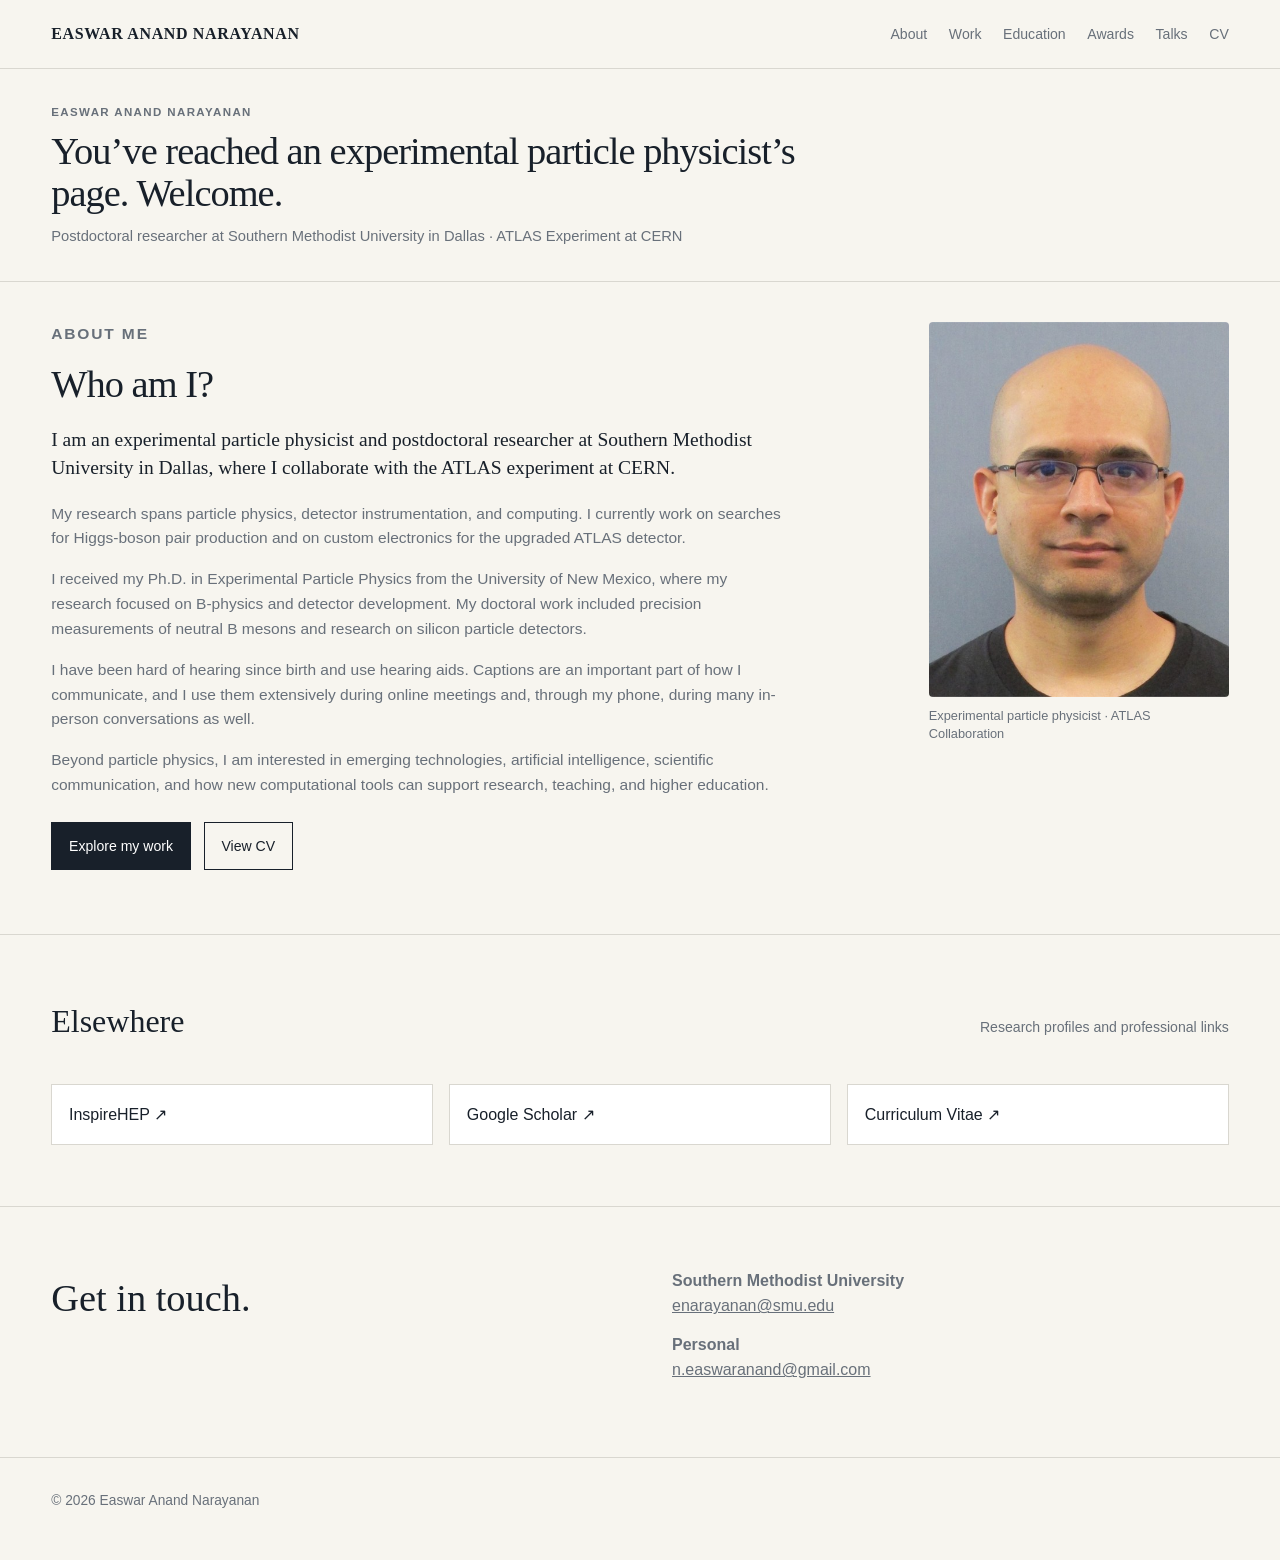
<file: index.html>
<!DOCTYPE html>
<html lang="en">

<head>
  <meta charset="UTF-8">

  <meta name="viewport" content="width=device-width, initial-scale=1.0">

  <meta
    name="description"
    content="Easwar Anand Narayanan is an experimental particle physicist and postdoctoral researcher at Southern Methodist University working with the ATLAS experiment at CERN."
  >

  <title>Easwar Anand Narayanan | Experimental Particle Physicist</title>

  <!-- Change version number when CSS is updated -->
  <link rel="stylesheet" href="assets/css/style.css?v=4">
</head>


<body>

  <!-- HEADER -->

  <header class="site-header">

    <div class="container header-inner">

      <a href="index.html" class="site-name">
        EASWAR ANAND NARAYANAN
      </a>

      <nav class="site-nav">

        <a href="index.html">About</a>

        <a href="work.html">Work</a>

        <a href="education.html">Education</a>

        <a href="awards.html">Awards</a>

        <a href="conferences.html">Talks</a>

        <a
          href="Easwar_Narayanan_CV.pdf"
          target="_blank"
          rel="noopener noreferrer"
        >
          CV
        </a>

      </nav>

    </div>

  </header>


  <main>

    <!-- WELCOME -->

    <section class="welcome">

      <div class="container">

        <p class="welcome-label">
          Easwar Anand Narayanan
        </p>

        <h1>
          You’ve reached an experimental particle physicist’s page.
          Welcome.
        </h1>

        <p class="welcome-subtitle">
          Postdoctoral researcher at Southern Methodist University in Dallas
          · ATLAS Experiment at CERN
        </p>

      </div>

    </section>


    <!-- ABOUT -->

    <section class="about-section">

      <div class="container about-profile-grid">


        <!-- ABOUT TEXT -->

        <div class="about-profile-copy">

          <p class="section-label">
            About me
          </p>

          <h2>
            Who am I?
          </h2>

          <p class="about-lead">
            I am an experimental particle physicist and postdoctoral
            researcher at Southern Methodist University in Dallas,
            where I collaborate with the ATLAS experiment at CERN.
          </p>

          <p>
            My research spans particle physics, detector instrumentation,
            and computing. I currently work on searches for Higgs-boson
            pair production and on custom electronics for the upgraded
            ATLAS detector.
          </p>

          <p>
            I received my Ph.D. in Experimental Particle Physics from
            the University of New Mexico, where my research focused on
            B-physics and detector development. My doctoral work included
            precision measurements of neutral B mesons and research on
            silicon particle detectors.
          </p>

          <p>
            I have been hard of hearing since birth and use hearing aids.
            Captions are an important part of how I communicate, and I use
            them extensively during online meetings and, through my phone,
            during many in-person conversations as well.
          </p>

          <p>
            Beyond particle physics, I am interested in emerging
            technologies, artificial intelligence, scientific communication,
            and how new computational tools can support research,
            teaching, and higher education.
          </p>

          <div class="about-actions">

            <a
              href="work.html"
              class="button button-primary"
            >
              Explore my work
            </a>

            <a
              href="Easwar_Narayanan_CV.pdf"
              target="_blank"
              rel="noopener noreferrer"
              class="button button-secondary"
            >
              View CV
            </a>

          </div>

        </div>


        <!-- PHOTO -->

        <figure class="about-profile-image">

          <img
            src="profile-pic.jpeg"
            alt="Portrait of Easwar Anand Narayanan"
          >

          <figcaption>
            Experimental particle physicist · ATLAS Collaboration
          </figcaption>

        </figure>


      </div>

    </section>


    <!-- ELSEWHERE -->

    <section class="section">

      <div class="container">

        <div class="section-heading">

          <h2>
            Elsewhere
          </h2>

          <p>
            Research profiles and professional links
          </p>

        </div>


        <div class="link-grid">

          <a
            class="external-link"
            href="https://inspirehep.net/authors/2086334/"
            target="_blank"
            rel="noopener noreferrer"
          >
            InspireHEP ↗
          </a>

          <a
            class="external-link"
            href="https://scholar.google.com/citations?user=3Uv7JBIAAAAJ&amp;hl=en"
            target="_blank"
            rel="noopener noreferrer"
          >
            Google Scholar ↗
          </a>

          <a
            class="external-link"
            href="Easwar_Narayanan_CV.pdf"
            target="_blank"
            rel="noopener noreferrer"
          >
            Curriculum Vitae ↗
          </a>

        </div>

      </div>

    </section>


    <!-- CONTACT -->

    <section class="section">

      <div class="container contact-grid">

        <div>

          <h2 class="contact-title">
            Get in touch.
          </h2>

        </div>


        <div class="contact-details">

          <p>
            <strong>Southern Methodist University</strong><br>

            <a href="mailto:enarayanan@smu.edu">
              enarayanan@smu.edu
            </a>
          </p>

          <p>
            <strong>Personal</strong><br>

            <a href="mailto:n.easwaranand@gmail.com">
              n.easwaranand@gmail.com
            </a>
          </p>

        </div>

      </div>

    </section>

  </main>


  <!-- FOOTER -->

  <footer>

    <div class="container">
      © 2026 Easwar Anand Narayanan
    </div>

  </footer>

</body>

</html>
</file>
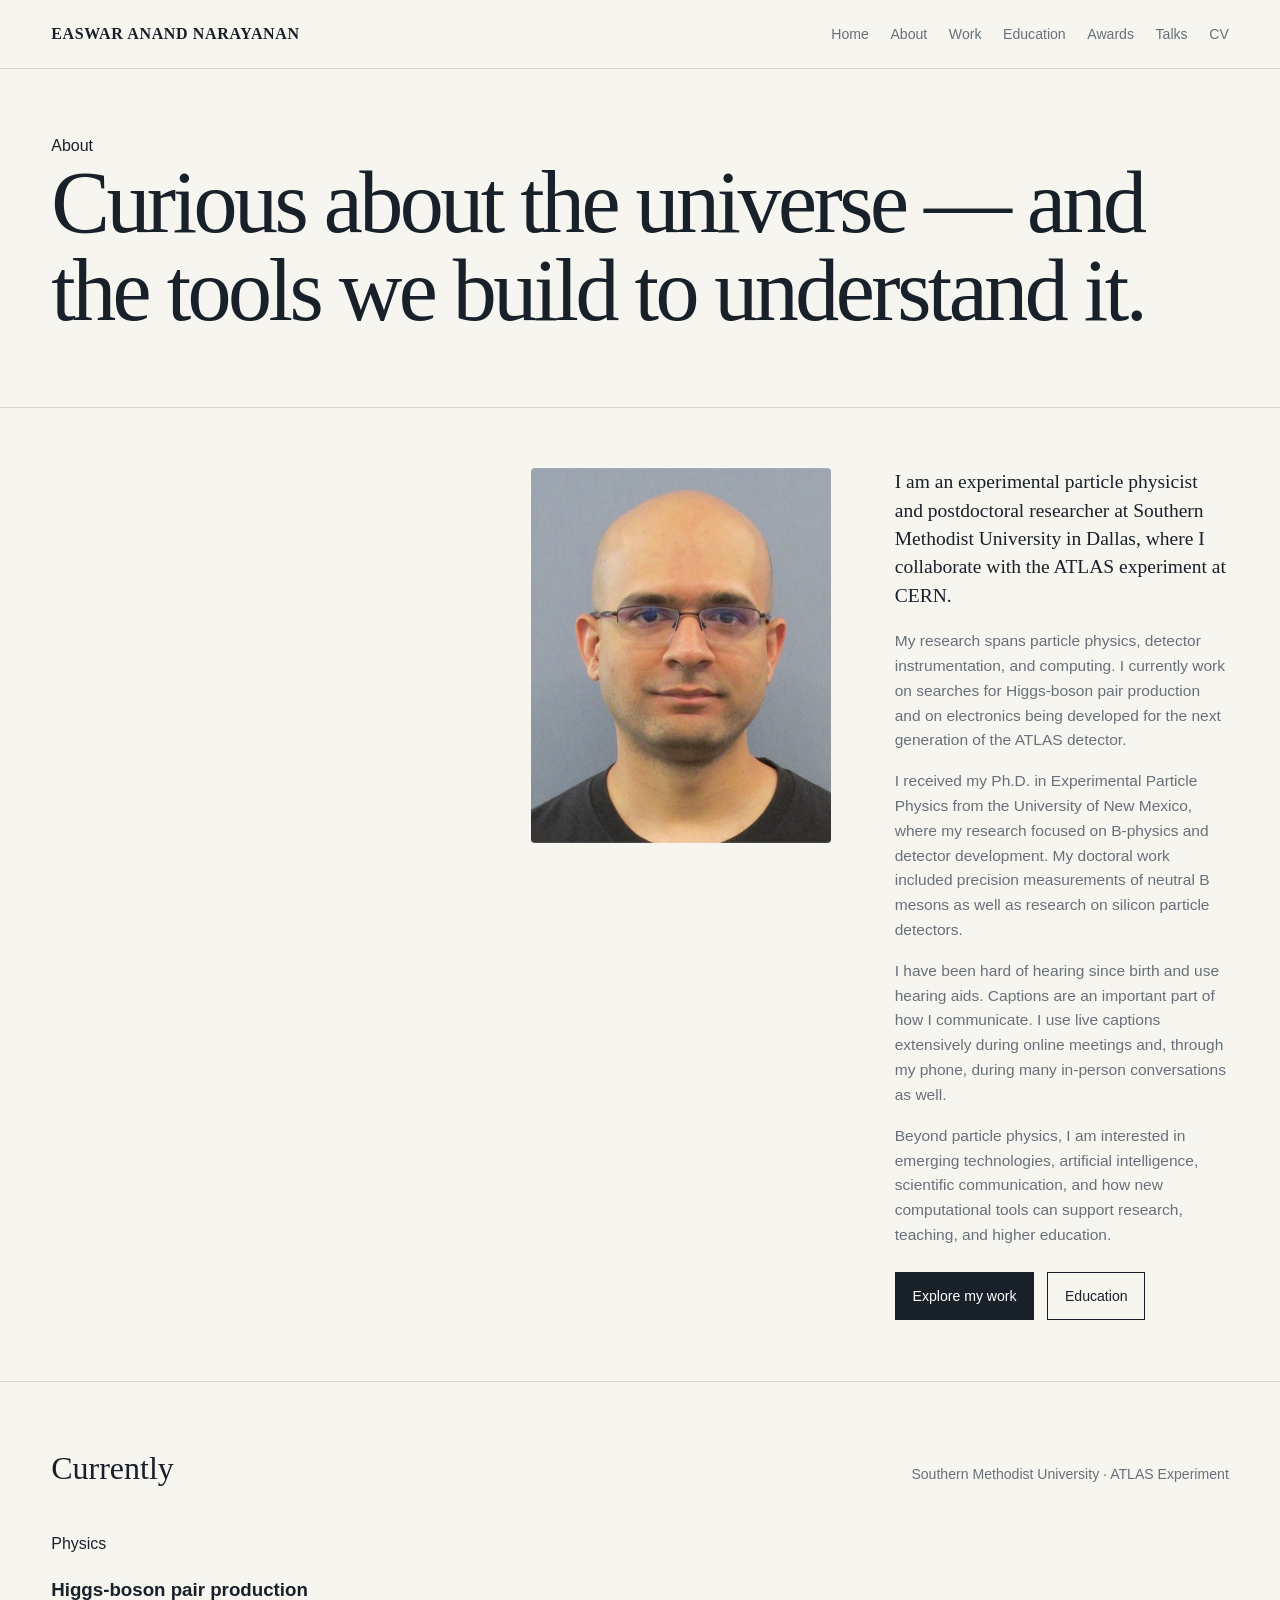
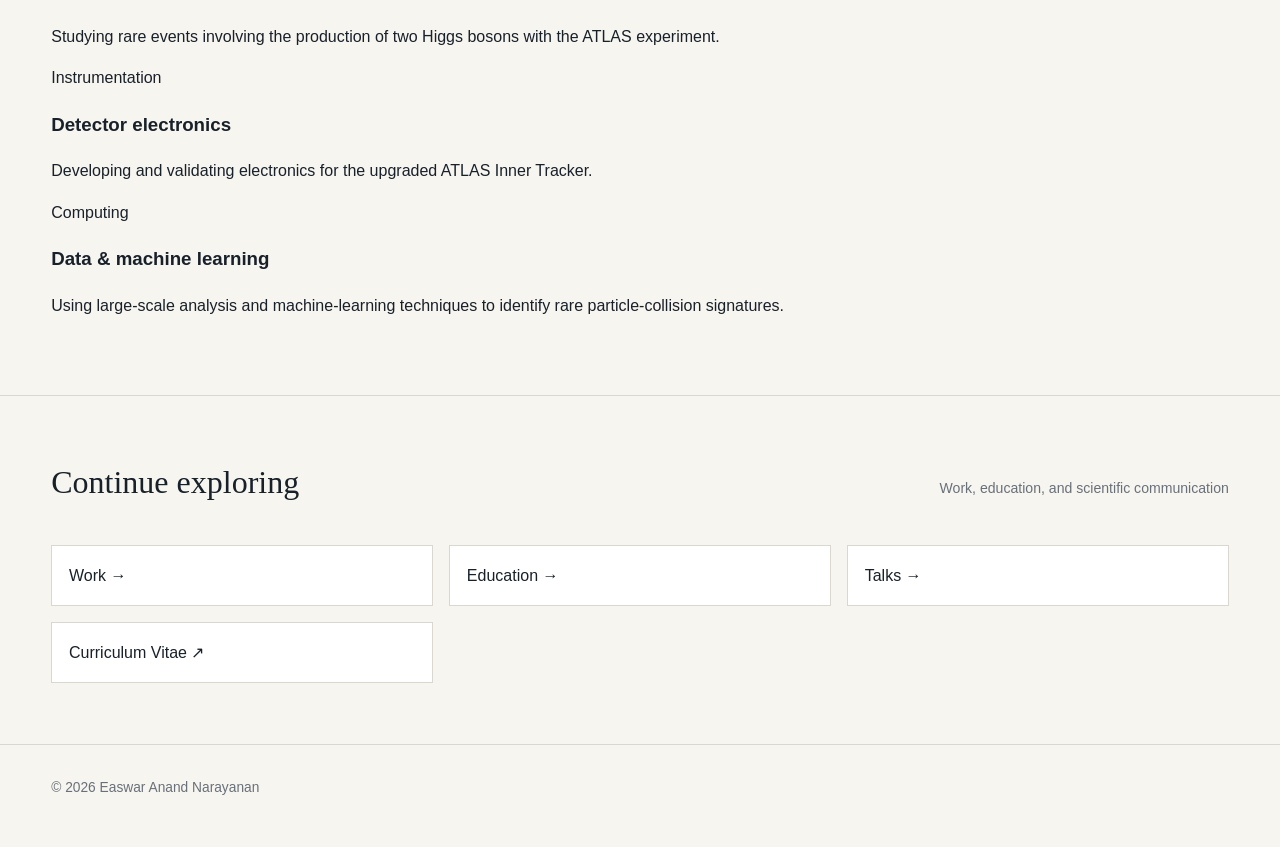
<file: about.html>
<!DOCTYPE html>
<html lang="en">

<head>
  <meta charset="UTF-8">

  <meta name="viewport" content="width=device-width, initial-scale=1.0">

  <meta
    name="description"
    content="About Easwar Anand Narayanan, experimental particle physicist and postdoctoral researcher working with the ATLAS experiment at CERN."
  >

  <title>About | Easwar Anand Narayanan</title>

  <link rel="stylesheet" href="assets/css/style.css">
</head>


<body>

  <!-- HEADER -->

  <header class="site-header">

    <div class="container header-inner">

      <a href="index.html" class="site-name">
        EASWAR ANAND NARAYANAN
      </a>

      <nav class="site-nav">

        <a href="index.html">Home</a>

        <a href="about.html">About</a>

        <a href="work.html">Work</a>

        <a href="education.html">Education</a>

        <a href="awards.html">Awards</a>

        <a href="conferences.html">Talks</a>

        <a
          href="Easwar_Narayanan_CV.pdf"
          target="_blank"
          rel="noopener noreferrer"
        >
          CV
        </a>

      </nav>

    </div>

  </header>


  <main>

    <!-- PAGE INTRO -->

    <section class="page-hero">

      <div class="container">

        <div class="eyebrow">
          About
        </div>

        <h1 class="page-title">
          Curious about the universe — and the tools we build to understand it.
        </h1>

      </div>

    </section>


    <!-- ABOUT -->

    <section class="section">

      <div class="container about-profile-grid">


        <div class="about-profile-image">

          <img
            src="profile-pic.jpeg"
            alt="Portrait of Easwar Anand Narayanan"
          >

        </div>


        <div class="about-profile-copy">

          <p class="about-lead">
            I am an experimental particle physicist and postdoctoral
            researcher at Southern Methodist University in Dallas,
            where I collaborate with the ATLAS experiment at CERN.
          </p>

          <p>
            My research spans particle physics, detector instrumentation,
            and computing. I currently work on searches for Higgs-boson
            pair production and on electronics being developed for the
            next generation of the ATLAS detector.
          </p>

          <p>
            I received my Ph.D. in Experimental Particle Physics from
            the University of New Mexico, where my research focused on
            B-physics and detector development. My doctoral work included
            precision measurements of neutral B mesons as well as research
            on silicon particle detectors.
          </p>

          <p>
            I have been hard of hearing since birth and use hearing aids.
            Captions are an important part of how I communicate. I use
            live captions extensively during online meetings and, through
            my phone, during many in-person conversations as well.
          </p>

          <p>
            Beyond particle physics, I am interested in emerging
            technologies, artificial intelligence, scientific communication,
            and how new computational tools can support research,
            teaching, and higher education.
          </p>


          <div class="hero-actions about-actions">

            <a
              href="work.html"
              class="button button-primary"
            >
              Explore my work
            </a>

            <a
              href="education.html"
              class="button button-secondary"
            >
              Education
            </a>

          </div>

        </div>


      </div>

    </section>


    <!-- CURRENTLY -->

    <section class="section">

      <div class="container">

        <div class="section-heading">

          <h2>
            Currently
          </h2>

          <p>
            Southern Methodist University · ATLAS Experiment
          </p>

        </div>


        <div class="about-highlight-grid">

          <article class="about-highlight">

            <div class="eyebrow">
              Physics
            </div>

            <h3>
              Higgs-boson pair production
            </h3>

            <p>
              Studying rare events involving the production of
              two Higgs bosons with the ATLAS experiment.
            </p>

          </article>


          <article class="about-highlight">

            <div class="eyebrow">
              Instrumentation
            </div>

            <h3>
              Detector electronics
            </h3>

            <p>
              Developing and validating electronics for the
              upgraded ATLAS Inner Tracker.
            </p>

          </article>


          <article class="about-highlight">

            <div class="eyebrow">
              Computing
            </div>

            <h3>
              Data & machine learning
            </h3>

            <p>
              Using large-scale analysis and machine-learning
              techniques to identify rare particle-collision signatures.
            </p>

          </article>

        </div>

      </div>

    </section>


    <!-- CONTINUE -->

    <section class="section">

      <div class="container">

        <div class="section-heading">

          <h2>
            Continue exploring
          </h2>

          <p>
            Work, education, and scientific communication
          </p>

        </div>


        <div class="link-grid">

          <a
            class="external-link"
            href="work.html"
          >
            Work →
          </a>

          <a
            class="external-link"
            href="education.html"
          >
            Education →
          </a>

          <a
            class="external-link"
            href="conferences.html"
          >
            Talks →
          </a>

          <a
            class="external-link"
            href="Easwar_Narayanan_CV.pdf"
            target="_blank"
            rel="noopener noreferrer"
          >
            Curriculum Vitae ↗
          </a>

        </div>

      </div>

    </section>


  </main>


  <footer>

    <div class="container">
      © 2026 Easwar Anand Narayanan
    </div>

  </footer>


</body>

</html>
</file>
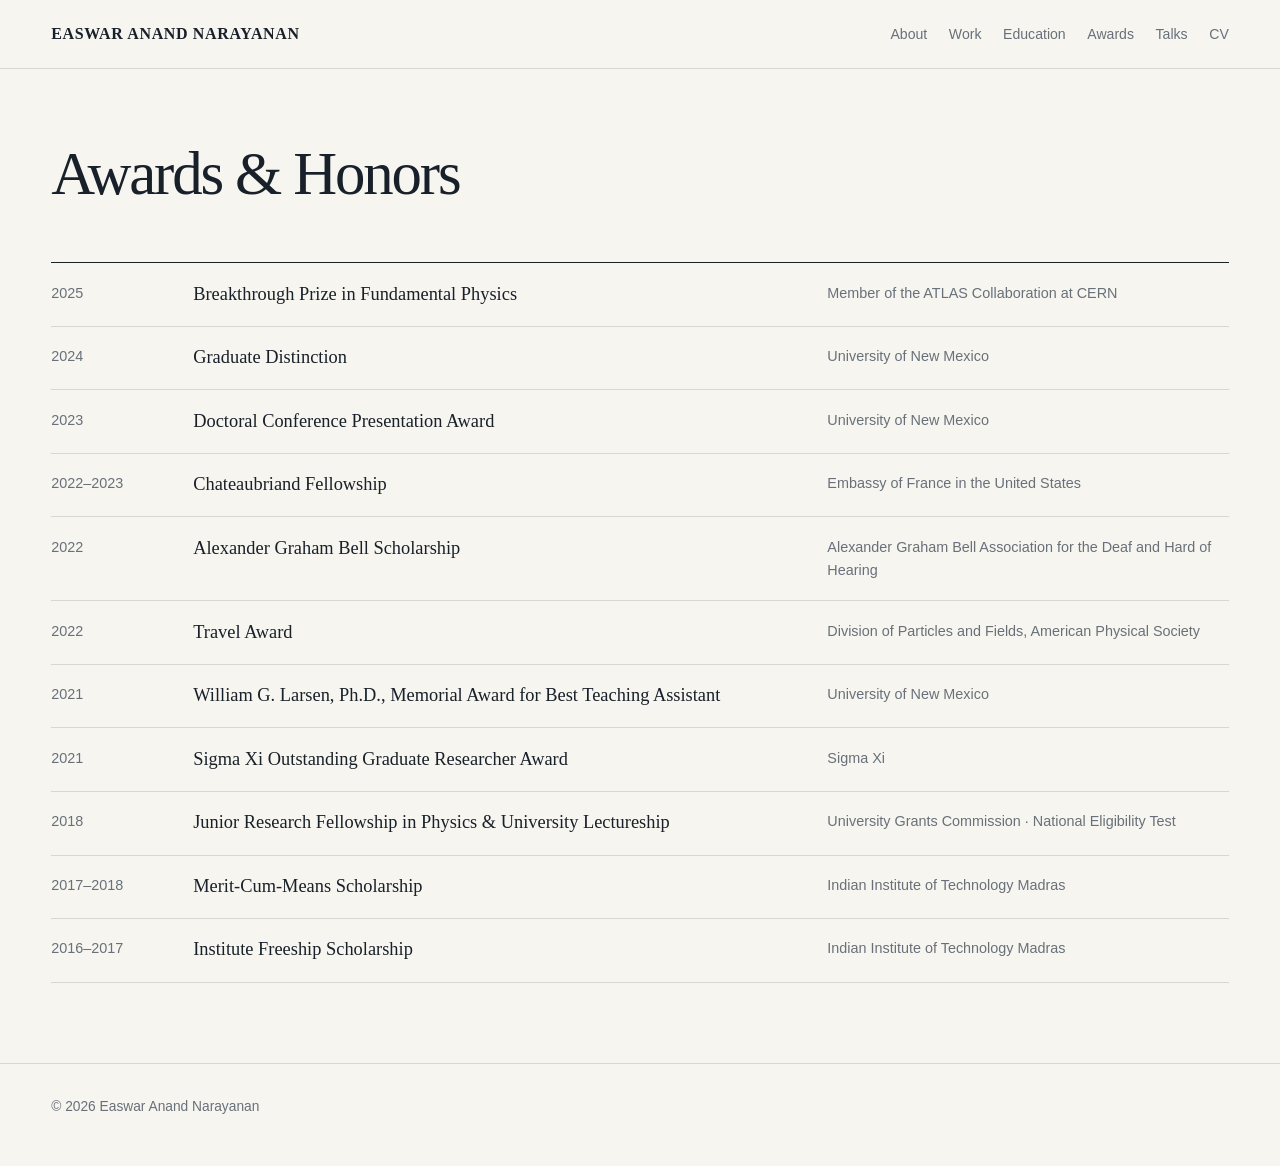
<file: awards.html>
<!DOCTYPE html>
<html lang="en">

<head>
  <meta charset="UTF-8">
  <meta name="viewport" content="width=device-width, initial-scale=1.0">

  <meta
    name="description"
    content="Awards and honors received by Easwar Anand Narayanan."
  >

  <title>Awards | Easwar Anand Narayanan</title>

  <link rel="stylesheet" href="assets/css/style.css">

  <style>
    .compact-page {
      padding: 3.5rem 0 5rem;
    }

    .compact-title {
      font-family: Georgia, "Times New Roman", serif;
      font-size: clamp(2.4rem, 5vw, 3.8rem);
      font-weight: 500;
      letter-spacing: -0.035em;
      margin: 0 0 2.5rem;
    }

    .award-list-simple {
      border-top: 1px solid var(--text);
    }

    .award-row {
      display: grid;
      grid-template-columns: 110px minmax(0, 1.2fr) minmax(200px, 0.8fr);
      gap: 2rem;
      align-items: start;
      padding: 1.15rem 0;
      border-bottom: 1px solid var(--border);
    }

    .award-row .year {
      color: var(--muted);
      font-size: 0.9rem;
    }

    .award-row h2 {
      font-family: Georgia, "Times New Roman", serif;
      font-size: 1.15rem;
      line-height: 1.4;
      font-weight: 500;
      margin: 0;
    }

    .award-source {
      color: var(--muted);
      font-size: 0.9rem;
      margin: 0;
    }

    @media (max-width: 750px) {
      .award-row {
        grid-template-columns: 1fr;
        gap: 0.3rem;
      }
    }
  </style>
</head>


<body>

  <header class="site-header">
    <div class="container header-inner">

      <a href="index.html" class="site-name">
        EASWAR ANAND NARAYANAN
      </a>

      <nav class="site-nav">
        <a href="index.html">About</a>
        <a href="work.html">Work</a>
        <a href="education.html">Education</a>
        <a href="awards.html">Awards</a>
        <a href="conferences.html">Talks</a>

        <a
          href="Easwar_Narayanan_CV.pdf"
          target="_blank"
          rel="noopener noreferrer"
        >
          CV
        </a>
      </nav>

    </div>
  </header>


  <main class="compact-page">

    <div class="container">

      <h1 class="compact-title">
        Awards & Honors
      </h1>


      <div class="award-list-simple">


        <article class="award-row">

          <div class="year">
            2025
          </div>

          <h2>
            Breakthrough Prize in Fundamental Physics
          </h2>

          <p class="award-source">
            Member of the ATLAS Collaboration at CERN
          </p>

        </article>


        <article class="award-row">

          <div class="year">
            2024
          </div>

          <h2>
            Graduate Distinction
          </h2>

          <p class="award-source">
            University of New Mexico
          </p>

        </article>


        <article class="award-row">

          <div class="year">
            2023
          </div>

          <h2>
            Doctoral Conference Presentation Award
          </h2>

          <p class="award-source">
            University of New Mexico
          </p>

        </article>


        <article class="award-row">

          <div class="year">
            2022–2023
          </div>

          <h2>
            Chateaubriand Fellowship
          </h2>

          <p class="award-source">
            Embassy of France in the United States
          </p>

        </article>


        <article class="award-row">

          <div class="year">
            2022
          </div>

          <h2>
            Alexander Graham Bell Scholarship
          </h2>

          <p class="award-source">
            Alexander Graham Bell Association for the Deaf and Hard of Hearing
          </p>

        </article>


        <article class="award-row">

          <div class="year">
            2022
          </div>

          <h2>
            Travel Award
          </h2>

          <p class="award-source">
            Division of Particles and Fields,
            American Physical Society
          </p>

        </article>


        <article class="award-row">

          <div class="year">
            2021
          </div>

          <h2>
            William G. Larsen, Ph.D., Memorial Award for Best Teaching Assistant
          </h2>

          <p class="award-source">
            University of New Mexico
          </p>

        </article>


        <article class="award-row">

          <div class="year">
            2021
          </div>

          <h2>
            Sigma Xi Outstanding Graduate Researcher Award
          </h2>

          <p class="award-source">
            Sigma Xi
          </p>

        </article>


        <article class="award-row">

          <div class="year">
            2018
          </div>

          <h2>
            Junior Research Fellowship in Physics & University Lectureship
          </h2>

          <p class="award-source">
            University Grants Commission · National Eligibility Test
          </p>

        </article>


        <article class="award-row">

          <div class="year">
            2017–2018
          </div>

          <h2>
            Merit-Cum-Means Scholarship
          </h2>

          <p class="award-source">
            Indian Institute of Technology Madras
          </p>

        </article>


        <article class="award-row">

          <div class="year">
            2016–2017
          </div>

          <h2>
            Institute Freeship Scholarship
          </h2>

          <p class="award-source">
            Indian Institute of Technology Madras
          </p>

        </article>


      </div>

    </div>

  </main>


  <footer>
    <div class="container">
      © 2026 Easwar Anand Narayanan
    </div>
  </footer>

</body>

</html>
</file>
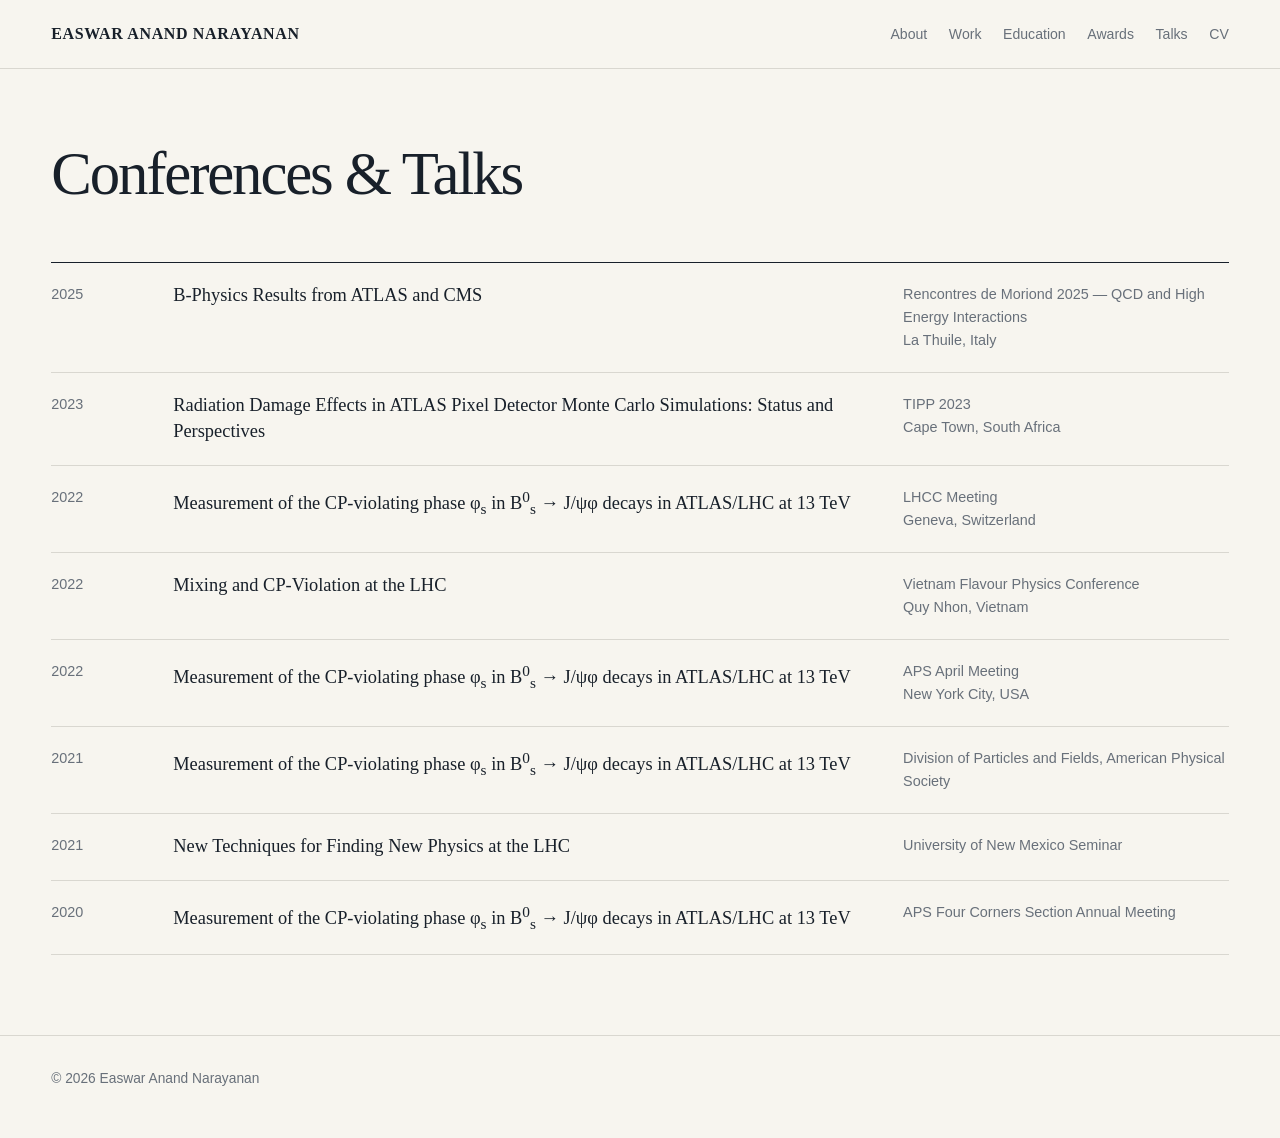
<file: conferences.html>
<!DOCTYPE html>
<html lang="en">

<head>
  <meta charset="UTF-8">
  <meta name="viewport" content="width=device-width, initial-scale=1.0">

  <meta
    name="description"
    content="Selected conferences and talks by Easwar Anand Narayanan."
  >

  <title>Talks | Easwar Anand Narayanan</title>

  <link rel="stylesheet" href="assets/css/style.css">

  <style>
    .compact-page {
      padding: 3.5rem 0 5rem;
    }

    .compact-title {
      font-family: Georgia, "Times New Roman", serif;
      font-size: clamp(2.4rem, 5vw, 3.8rem);
      font-weight: 500;
      letter-spacing: -0.035em;
      margin: 0 0 2.5rem;
    }

    .compact-list {
      border-top: 1px solid var(--text);
    }

    .talk-row {
      display: grid;
      grid-template-columns: 90px minmax(0, 1.5fr) minmax(180px, 0.7fr);
      gap: 2rem;
      align-items: start;
      padding: 1.25rem 0;
      border-bottom: 1px solid var(--border);
    }

    .talk-row .year {
      color: var(--muted);
      font-size: 0.9rem;
    }

    .talk-row h2 {
      font-family: Georgia, "Times New Roman", serif;
      font-size: 1.15rem;
      line-height: 1.4;
      font-weight: 500;
      margin: 0;
    }

    .talk-place {
      color: var(--muted);
      font-size: 0.9rem;
      margin: 0;
    }

    @media (max-width: 750px) {
      .talk-row {
        grid-template-columns: 1fr;
        gap: 0.35rem;
      }
    }
  </style>
</head>


<body>

  <header class="site-header">
    <div class="container header-inner">

      <a href="index.html" class="site-name">
        EASWAR ANAND NARAYANAN
      </a>

      <nav class="site-nav">
        <a href="index.html">About</a>
        <a href="work.html">Work</a>
        <a href="education.html">Education</a>
        <a href="awards.html">Awards</a>
        <a href="conferences.html">Talks</a>

        <a
          href="Easwar_Narayanan_CV.pdf"
          target="_blank"
          rel="noopener noreferrer"
        >
          CV
        </a>
      </nav>

    </div>
  </header>


  <main class="compact-page">

    <div class="container">

      <h1 class="compact-title">
        Conferences & Talks
      </h1>


      <div class="compact-list">


        <article class="talk-row">

          <div class="year">
            2025
          </div>

          <h2>
            B-Physics Results from ATLAS and CMS
          </h2>

          <p class="talk-place">
            Rencontres de Moriond 2025 — QCD and High Energy Interactions<br>
            La Thuile, Italy
          </p>

        </article>


        <article class="talk-row">

          <div class="year">
            2023
          </div>

          <h2>
            Radiation Damage Effects in ATLAS Pixel Detector Monte Carlo
            Simulations: Status and Perspectives
          </h2>

          <p class="talk-place">
            TIPP 2023<br>
            Cape Town, South Africa
          </p>

        </article>


        <article class="talk-row">

          <div class="year">
            2022
          </div>

          <h2>
            Measurement of the CP-violating phase
            φ<sub>s</sub> in
            B<sup>0</sup><sub>s</sub> → J/ψφ decays
            in ATLAS/LHC at 13 TeV
          </h2>

          <p class="talk-place">
            LHCC Meeting<br>
            Geneva, Switzerland
          </p>

        </article>


        <article class="talk-row">

          <div class="year">
            2022
          </div>

          <h2>
            Mixing and CP-Violation at the LHC
          </h2>

          <p class="talk-place">
            Vietnam Flavour Physics Conference<br>
            Quy Nhon, Vietnam
          </p>

        </article>


        <article class="talk-row">

          <div class="year">
            2022
          </div>

          <h2>
            Measurement of the CP-violating phase
            φ<sub>s</sub> in
            B<sup>0</sup><sub>s</sub> → J/ψφ decays
            in ATLAS/LHC at 13 TeV
          </h2>

          <p class="talk-place">
            APS April Meeting<br>
            New York City, USA
          </p>

        </article>


        <article class="talk-row">

          <div class="year">
            2021
          </div>

          <h2>
            Measurement of the CP-violating phase
            φ<sub>s</sub> in
            B<sup>0</sup><sub>s</sub> → J/ψφ decays
            in ATLAS/LHC at 13 TeV
          </h2>

          <p class="talk-place">
            Division of Particles and Fields,
            American Physical Society
          </p>

        </article>


        <article class="talk-row">

          <div class="year">
            2021
          </div>

          <h2>
            New Techniques for Finding New Physics at the LHC
          </h2>

          <p class="talk-place">
            University of New Mexico Seminar
          </p>

        </article>


        <article class="talk-row">

          <div class="year">
            2020
          </div>

          <h2>
            Measurement of the CP-violating phase
            φ<sub>s</sub> in
            B<sup>0</sup><sub>s</sub> → J/ψφ decays
            in ATLAS/LHC at 13 TeV
          </h2>

          <p class="talk-place">
            APS Four Corners Section Annual Meeting
          </p>

        </article>


      </div>

    </div>

  </main>


  <footer>
    <div class="container">
      © 2026 Easwar Anand Narayanan
    </div>
  </footer>

</body>

</html>
</file>
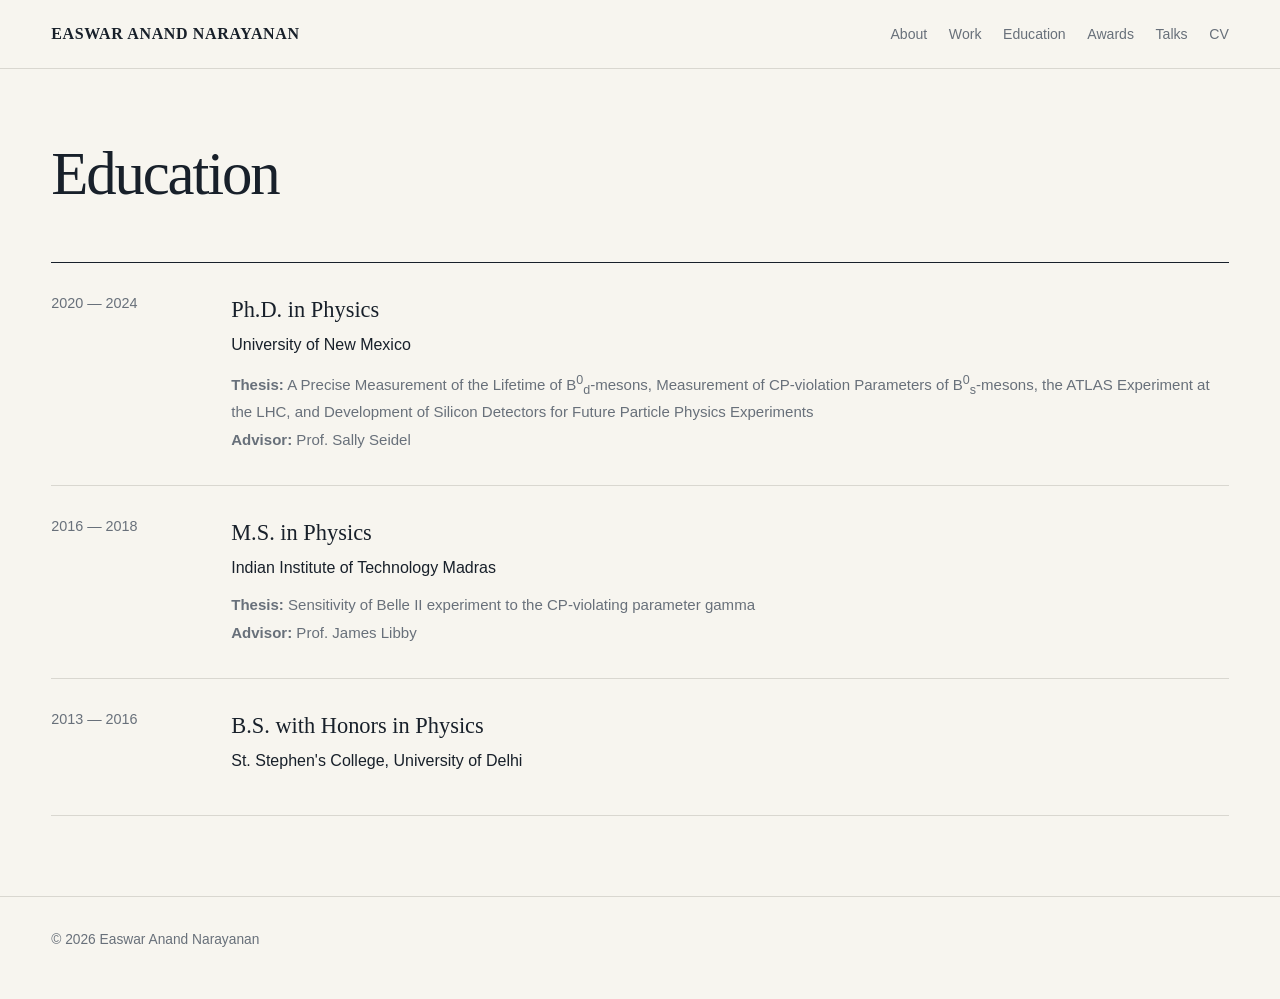
<file: education.html>
<!DOCTYPE html>
<html lang="en">

<head>
  <meta charset="UTF-8">
  <meta name="viewport" content="width=device-width, initial-scale=1.0">

  <meta
    name="description"
    content="Education of Easwar Anand Narayanan."
  >

  <title>Education | Easwar Anand Narayanan</title>

  <link rel="stylesheet" href="assets/css/style.css">

  <style>
    .compact-page {
      padding: 3.5rem 0 5rem;
    }

    .compact-title {
      font-family: Georgia, "Times New Roman", serif;
      font-size: clamp(2.4rem, 5vw, 3.8rem);
      font-weight: 500;
      letter-spacing: -0.035em;
      margin: 0 0 2.5rem;
    }

    .education-list {
      border-top: 1px solid var(--text);
    }

    .education-entry {
      display: grid;
      grid-template-columns: 140px 1fr;
      gap: 2.5rem;
      padding: 1.8rem 0;
      border-bottom: 1px solid var(--border);
    }

    .education-year {
      color: var(--muted);
      font-size: 0.9rem;
    }

    .education-entry h2 {
      font-family: Georgia, "Times New Roman", serif;
      font-size: 1.4rem;
      font-weight: 500;
      margin: 0 0 0.25rem;
    }

    .institution {
      margin: 0 0 0.8rem;
      color: var(--text);
    }

    .education-detail {
      margin: 0.25rem 0;
      color: var(--muted);
      font-size: 0.94rem;
    }

    @media (max-width: 650px) {
      .education-entry {
        grid-template-columns: 1fr;
        gap: 0.4rem;
      }
    }
  </style>
</head>


<body>

  <header class="site-header">
    <div class="container header-inner">

      <a href="index.html" class="site-name">
        EASWAR ANAND NARAYANAN
      </a>

      <nav class="site-nav">
        <a href="index.html">About</a>
        <a href="work.html">Work</a>
        <a href="education.html">Education</a>
        <a href="awards.html">Awards</a>
        <a href="conferences.html">Talks</a>

        <a
          href="Easwar_Narayanan_CV.pdf"
          target="_blank"
          rel="noopener noreferrer"
        >
          CV
        </a>
      </nav>

    </div>
  </header>


  <main class="compact-page">

    <div class="container">

      <h1 class="compact-title">
        Education
      </h1>


      <div class="education-list">

        <!-- PhD -->

        <article class="education-entry">

          <div class="education-year">
            2020 — 2024
          </div>

          <div>

            <h2>
              Ph.D. in Physics
            </h2>

            <p class="institution">
              University of New Mexico
            </p>

            <p class="education-detail">
              <strong>Thesis:</strong>
              A Precise Measurement of the Lifetime of
              B<sup>0</sup><sub>d</sub>-mesons, Measurement of
              CP-violation Parameters of
              B<sup>0</sup><sub>s</sub>-mesons, the ATLAS Experiment
              at the LHC, and Development of Silicon Detectors for
              Future Particle Physics Experiments
            </p>

            <p class="education-detail">
              <strong>Advisor:</strong> Prof. Sally Seidel
            </p>

          </div>

        </article>


        <!-- Masters -->

        <article class="education-entry">

          <div class="education-year">
            2016 — 2018
          </div>

          <div>

            <h2>
              M.S. in Physics
            </h2>

            <p class="institution">
              Indian Institute of Technology Madras
            </p>

            <p class="education-detail">
              <strong>Thesis:</strong>
              Sensitivity of Belle II experiment to the CP-violating
              parameter gamma
            </p>

            <p class="education-detail">
              <strong>Advisor:</strong> Prof. James Libby
            </p>

          </div>

        </article>


        <!-- Bachelors -->

        <article class="education-entry">

          <div class="education-year">
            2013 — 2016
          </div>

          <div>

            <h2>
              B.S. with Honors in Physics
            </h2>

            <p class="institution">
              St. Stephen's College, University of Delhi
            </p>

          </div>

        </article>

      </div>

    </div>

  </main>


  <footer>
    <div class="container">
      © 2026 Easwar Anand Narayanan
    </div>
  </footer>

</body>

</html>
</file>
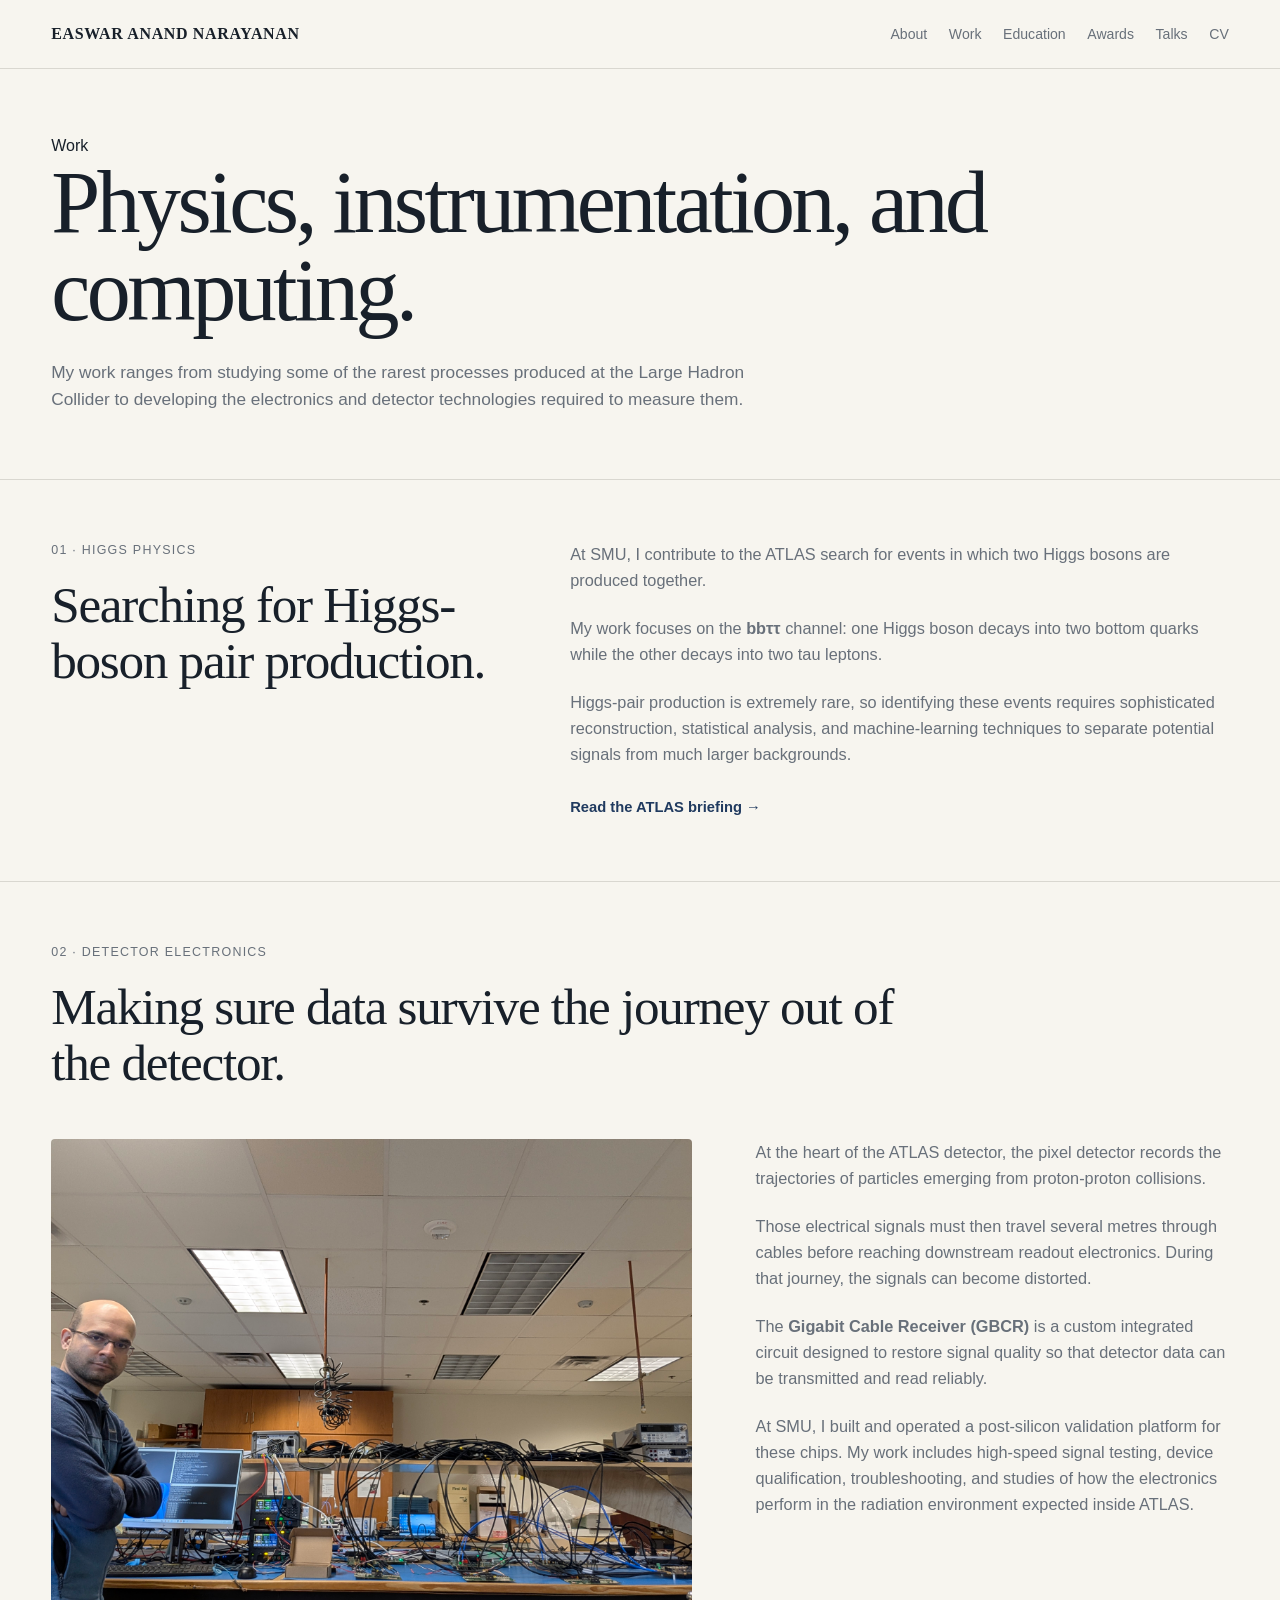
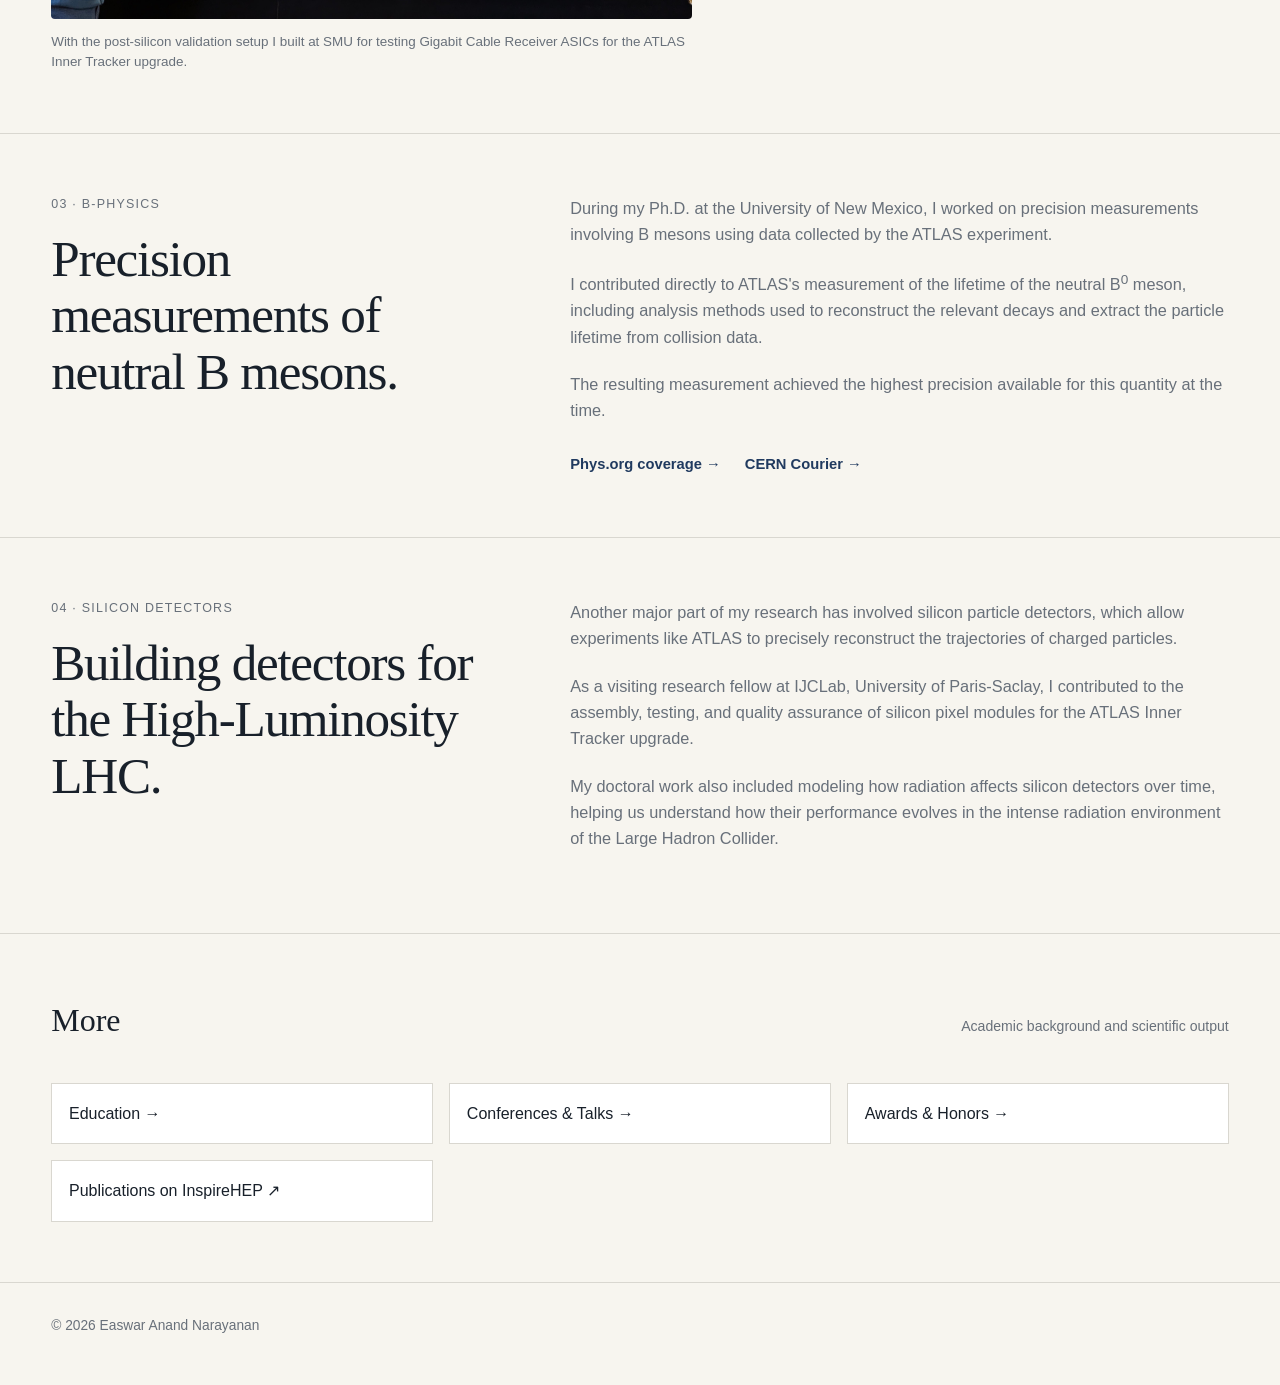
<file: work.html>
<!DOCTYPE html>
<html lang="en">

<head>
  <meta charset="UTF-8">

  <meta name="viewport" content="width=device-width, initial-scale=1.0">

  <meta
    name="description"
    content="Research and technical work by Easwar Anand Narayanan in Higgs physics, detector electronics, B-physics, and silicon detector development."
  >

  <title>Work | Easwar Anand Narayanan</title>

  <link rel="stylesheet" href="assets/css/style.css">
</head>


<body>

  <!-- HEADER -->

  <header class="site-header">

    <div class="container header-inner">

      <a href="index.html" class="site-name">
        EASWAR ANAND NARAYANAN
      </a>

      <nav class="site-nav">

        <a href="index.html">
          About
        </a>

        <a href="work.html">
          Work
        </a>

        <a href="education.html">
          Education
        </a>

        <a href="awards.html">
          Awards
        </a>

        <a href="conferences.html">
          Talks
        </a>

        <a
          href="Easwar_Narayanan_CV.pdf"
          target="_blank"
          rel="noopener noreferrer"
        >
          CV
        </a>

      </nav>

    </div>

  </header>


  <main>

    <!-- WORK INTRO -->

    <section class="page-hero">

      <div class="container">

        <div class="eyebrow">
          Work
        </div>

        <h1 class="page-title">
          Physics, instrumentation, and computing.
        </h1>

        <p class="page-intro">
          My work ranges from studying some of the rarest processes
          produced at the Large Hadron Collider to developing the
          electronics and detector technologies required to measure them.
        </p>

      </div>

    </section>


    <!-- DI-HIGGS -->

    <section class="section work-feature" id="dihiggs">

      <div class="container work-feature-grid">


        <div>

          <div class="work-number">
            01 · HIGGS PHYSICS
          </div>

          <h2 class="work-feature-title">
            Searching for Higgs-boson pair production.
          </h2>

        </div>


        <div class="work-feature-copy">

          <p>
            At SMU, I contribute to the ATLAS search for events in which
            two Higgs bosons are produced together.
          </p>

          <p>
            My work focuses on the <strong>bbττ</strong> channel:
            one Higgs boson decays into two bottom quarks while the
            other decays into two tau leptons.
          </p>

          <p>
            Higgs-pair production is extremely rare, so identifying these
            events requires sophisticated reconstruction, statistical
            analysis, and machine-learning techniques to separate potential
            signals from much larger backgrounds.
          </p>

          <a
            class="text-link"
            href="https://atlas.cern/Updates/Briefing/DiHiggs-bbtautau"
            target="_blank"
            rel="noopener noreferrer"
          >
            Read the ATLAS briefing →
          </a>

        </div>


      </div>

    </section>


    <!-- GBCR -->

    <section class="section work-feature" id="gbcr">

      <div class="container">

        <div class="work-number">
          02 · DETECTOR ELECTRONICS
        </div>

        <h2 class="work-feature-title work-title-wide">
          Making sure data survive the journey out of the detector.
        </h2>


        <div class="gbcr-layout">


          <!-- YOUR GBCR PHOTO -->

          <figure class="work-photo">

            <img
              src="assets/gbcr-validation-setup.jpg"
              alt="Easwar Anand Narayanan with the GBCR post-silicon validation setup at Southern Methodist University"
            >

            <figcaption>
              With the post-silicon validation setup I built at SMU
              for testing Gigabit Cable Receiver ASICs for the
              ATLAS Inner Tracker upgrade.
            </figcaption>

          </figure>


          <!-- DESCRIPTION -->

          <div class="work-feature-copy">

            <p>
              At the heart of the ATLAS detector, the pixel detector
              records the trajectories of particles emerging from
              proton-proton collisions.
            </p>

            <p>
              Those electrical signals must then travel several metres
              through cables before reaching downstream readout electronics.
              During that journey, the signals can become distorted.
            </p>

            <p>
              The <strong>Gigabit Cable Receiver (GBCR)</strong> is a
              custom integrated circuit designed to restore signal quality
              so that detector data can be transmitted and read reliably.
            </p>

            <p>
              At SMU, I built and operated a post-silicon validation
              platform for these chips. My work includes high-speed signal
              testing, device qualification, troubleshooting, and studies
              of how the electronics perform in the radiation environment
              expected inside ATLAS.
            </p>

          </div>


        </div>

      </div>

    </section>


    <!-- B PHYSICS -->

    <section class="section work-feature" id="bphysics">

      <div class="container work-feature-grid">


        <div>

          <div class="work-number">
            03 · B-PHYSICS
          </div>

          <h2 class="work-feature-title">
            Precision measurements of neutral B mesons.
          </h2>

        </div>


        <div class="work-feature-copy">

          <p>
            During my Ph.D. at the University of New Mexico, I worked
            on precision measurements involving B mesons using data
            collected by the ATLAS experiment.
          </p>

          <p>
            I contributed directly to ATLAS's measurement of the lifetime
            of the neutral B<sup>0</sup> meson, including analysis methods
            used to reconstruct the relevant decays and extract the
            particle lifetime from collision data.
          </p>

          <p>
            The resulting measurement achieved the highest precision
            available for this quantity at the time.
          </p>


          <div class="work-links">

            <a
              class="text-link"
              href="https://phys.org/news/2024-12-precise-electrically-neutral-beauty-meson.html"
              target="_blank"
              rel="noopener noreferrer"
            >
              Phys.org coverage →
            </a>

            <a
              class="text-link"
              href="https://cerncourier.com/a/a-new-record-for-precision-on-b-meson-lifetimes/"
              target="_blank"
              rel="noopener noreferrer"
            >
              CERN Courier →
            </a>

          </div>

        </div>


      </div>

    </section>


    <!-- SILICON DETECTORS -->

    <section class="section work-feature" id="silicon">

      <div class="container work-feature-grid">


        <div>

          <div class="work-number">
            04 · SILICON DETECTORS
          </div>

          <h2 class="work-feature-title">
            Building detectors for the High-Luminosity LHC.
          </h2>

        </div>


        <div class="work-feature-copy">

          <p>
            Another major part of my research has involved silicon
            particle detectors, which allow experiments like ATLAS
            to precisely reconstruct the trajectories of charged particles.
          </p>

          <p>
            As a visiting research fellow at IJCLab, University of
            Paris-Saclay, I contributed to the assembly, testing,
            and quality assurance of silicon pixel modules for the
            ATLAS Inner Tracker upgrade.
          </p>

          <p>
            My doctoral work also included modeling how radiation affects
            silicon detectors over time, helping us understand how their
            performance evolves in the intense radiation environment
            of the Large Hadron Collider.
          </p>

        </div>


      </div>

    </section>


    <!-- MORE -->

    <section class="section">

      <div class="container">

        <div class="section-heading">

          <h2>
            More
          </h2>

          <p>
            Academic background and scientific output
          </p>

        </div>


        <div class="link-grid">

          <a
            class="external-link"
            href="education.html"
          >
            Education →
          </a>

          <a
            class="external-link"
            href="conferences.html"
          >
            Conferences & Talks →
          </a>

          <a
            class="external-link"
            href="awards.html"
          >
            Awards & Honors →
          </a>

          <a
            class="external-link"
            href="https://inspirehep.net/authors/2086334/"
            target="_blank"
            rel="noopener noreferrer"
          >
            Publications on InspireHEP ↗
          </a>

        </div>

      </div>

    </section>


  </main>


  <footer>

    <div class="container">
      © 2026 Easwar Anand Narayanan
    </div>

  </footer>


</body>

</html>
</file>
<file: assets/css/style.css>
:root {
  --bg: #f7f5ef;
  --surface: #ffffff;
  --text: #18202a;
  --muted: #68707a;
  --border: #d9d7d0;
  --accent: #203a5f;
  --accent-soft: #e8edf4;
  --max-width: 1180px;
}


/* ========================================
   BASE
======================================== */

* {
  box-sizing: border-box;
}

html {
  scroll-behavior: smooth;
}

body {
  margin: 0;
  background: var(--bg);
  color: var(--text);
  font-family: Arial, Helvetica, sans-serif;
  line-height: 1.6;
}

a {
  color: inherit;
}

.container {
  width: min(92%, var(--max-width));
  margin: 0 auto;
}


/* ========================================
   HEADER
======================================== */

.site-header {
  position: sticky;
  top: 0;
  z-index: 100;
  background: rgba(247, 245, 239, 0.97);
  border-bottom: 1px solid var(--border);
}

.header-inner {
  min-height: 68px;
  display: flex;
  align-items: center;
  justify-content: space-between;
  gap: 2rem;
}

.site-name {
  font-family: Georgia, "Times New Roman", serif;
  font-size: 1rem;
  font-weight: 700;
  letter-spacing: 0.04em;
  text-decoration: none;
}

.site-nav {
  display: flex;
  align-items: center;
  gap: 1.35rem;
  flex-wrap: wrap;
}

.site-nav a {
  color: var(--muted);
  font-size: 0.88rem;
  text-decoration: none;
}

.site-nav a:hover {
  color: var(--text);
}


/* ========================================
   COMPACT WELCOME
======================================== */

.welcome {
  padding: 2.1rem 0 2rem;
  border-bottom: 1px solid var(--border);
}

.welcome .container {
  max-width: var(--max-width);
}

.welcome-label {
  margin: 0 0 0.55rem;
  color: var(--muted);
  font-size: 0.72rem;
  font-weight: 700;
  letter-spacing: 0.12em;
  text-transform: uppercase;
}

.welcome h1 {
  max-width: 820px;
  margin: 0 0 0.7rem;

  font-family: Georgia, "Times New Roman", serif;
  font-size: clamp(1.8rem, 3vw, 2.75rem);
  line-height: 1.1;
  font-weight: 500;
  letter-spacing: -0.025em;
}

.welcome-subtitle {
  margin: 0;
  color: var(--muted);
  font-size: 0.92rem;
}


/* ========================================
   ABOUT
======================================== */

.about-section {
  padding: 2.5rem 0 4rem;
}

.about-profile-grid {
  display: grid;
  grid-template-columns: minmax(0, 1.4fr) minmax(240px, 0.6fr);
  gap: 4rem;
  align-items: start;
}

.about-profile-copy {
  max-width: 740px;
}

.section-label {
  margin: 0 0 0.4rem;
  color: var(--muted);
  font-size: 0.72rem;
  font-weight: 700;
  letter-spacing: 0.12em;
  text-transform: uppercase;
}

.about-profile-copy h2 {
  margin: 0 0 1.3rem;

  font-family: Georgia, "Times New Roman", serif;
  font-size: clamp(1.8rem, 3vw, 2.6rem);
  line-height: 1.1;
  font-weight: 500;
  letter-spacing: -0.025em;
}

.about-profile-copy p {
  margin: 0 0 1rem;
  color: var(--muted);
  font-size: 0.97rem;
}

.about-profile-copy .about-lead {
  margin-bottom: 1.2rem;
  color: var(--text);

  font-family: Georgia, "Times New Roman", serif;
  font-size: 1.22rem;
  line-height: 1.45;
}

.about-profile-image {
  width: 100%;
  max-width: 300px;
  margin: 0 0 0 auto;
}

.about-profile-image img {
  display: block;
  width: 100%;
  aspect-ratio: 4 / 5;
  object-fit: cover;
  border-radius: 4px;
}

.about-profile-image figcaption {
  margin-top: 0.65rem;
  color: var(--muted);
  font-size: 0.8rem;
  line-height: 1.4;
}

.about-actions {
  display: flex;
  flex-wrap: wrap;
  gap: 0.8rem;
  margin-top: 1.5rem;
}


/* ========================================
   BUTTONS
======================================== */

.button {
  display: inline-block;
  padding: 0.75rem 1.05rem;
  border: 1px solid var(--text);
  font-size: 0.88rem;
  text-decoration: none;
}

.button-primary {
  background: var(--text);
  color: #ffffff;
}

.button-primary:hover {
  background: var(--accent);
  border-color: var(--accent);
}

.button-secondary:hover {
  background: var(--accent-soft);
}


/* ========================================
   GENERAL SECTIONS
======================================== */

.section {
  padding: 3.8rem 0;
  border-top: 1px solid var(--border);
}

.section-heading {
  display: flex;
  justify-content: space-between;
  align-items: baseline;
  gap: 1rem;
  margin-bottom: 2.3rem;
}

.section-heading h2 {
  margin: 0;

  font-family: Georgia, "Times New Roman", serif;
  font-size: 2rem;
  font-weight: 500;
}

.section-heading p {
  margin: 0;
  color: var(--muted);
  font-size: 0.88rem;
}


/* ========================================
   LINKS
======================================== */

.link-grid {
  display: grid;
  grid-template-columns: repeat(3, 1fr);
  gap: 1rem;
}

.external-link {
  padding: 1.05rem;
  background: var(--surface);
  border: 1px solid var(--border);
  text-decoration: none;

  transition:
    transform 0.15s ease,
    border-color 0.15s ease;
}

.external-link:hover {
  transform: translateY(-2px);
  border-color: var(--text);
}

.text-link {
  display: inline-block;
  margin-top: 0.5rem;
  color: var(--accent);
  font-size: 0.92rem;
  font-weight: 600;
  text-decoration: none;
}

.text-link:hover {
  text-decoration: underline;
}


/* ========================================
   CONTACT
======================================== */

.contact-grid {
  display: grid;
  grid-template-columns: 1fr 1fr;
  gap: 4rem;
}

.contact-title {
  margin: 0;

  font-family: Georgia, "Times New Roman", serif;
  font-size: 2.4rem;
  font-weight: 500;
}

.contact-details p {
  margin: 0 0 0.8rem;
  color: var(--muted);
}


/* ========================================
   INNER PAGE HEADERS
======================================== */

.page-hero {
  padding: 4rem 0 3rem;
}

.page-title {
  margin: 0 0 1.5rem;

  font-family: Georgia, "Times New Roman", serif;
  font-size: clamp(3rem, 7vw, 5.5rem);
  line-height: 1;
  font-weight: 500;
  letter-spacing: -0.04em;
}

.page-intro {
  max-width: 720px;
  color: var(--muted);
  font-size: 1.08rem;
}


/* ========================================
   WORK PAGE
======================================== */

.work-feature {
  scroll-margin-top: 90px;
}

.work-feature-grid {
  display: grid;
  grid-template-columns: minmax(280px, 0.8fr) minmax(0, 1.2fr);
  gap: 5rem;
}

.work-number {
  margin-bottom: 1rem;
  color: var(--muted);
  font-size: 0.78rem;
  letter-spacing: 0.1em;
}

.work-feature-title {
  margin: 0;

  font-family: Georgia, "Times New Roman", serif;
  font-size: clamp(2rem, 4vw, 3.2rem);
  line-height: 1.1;
  font-weight: 500;
  letter-spacing: -0.025em;
}

.work-title-wide {
  max-width: 900px;
  margin-bottom: 3rem;
}

.work-feature-copy {
  max-width: 720px;
}

.work-feature-copy p {
  margin: 0 0 1.35rem;
  color: var(--muted);
  font-size: 1.02rem;
}

.work-links {
  display: flex;
  flex-wrap: wrap;
  gap: 1.5rem;
  margin-top: 1rem;
}


/* ========================================
   GBCR PHOTO
======================================== */

.gbcr-layout {
  display: grid;
  grid-template-columns: minmax(0, 1.15fr) minmax(300px, 0.85fr);
  gap: 4rem;
  align-items: start;
}

.work-photo {
  margin: 0;
}

.work-photo img {
  display: block;
  width: 100%;
  height: auto;
  max-height: 680px;
  object-fit: cover;
  border-radius: 4px;
}

.work-photo figcaption {
  margin-top: 0.8rem;
  color: var(--muted);
  font-size: 0.84rem;
  line-height: 1.5;
}


/* ========================================
   EDUCATION
======================================== */

.timeline {
  border-top: 1px solid var(--border);
}

.timeline-item {
  display: grid;
  grid-template-columns: 180px 1fr;
  gap: 3rem;
  padding: 2.2rem 0;
  border-bottom: 1px solid var(--border);
}

.timeline-date {
  color: var(--muted);
  font-size: 0.88rem;
}

.timeline-content h2,
.timeline-content h3 {
  margin: 0 0 0.4rem;

  font-family: Georgia, "Times New Roman", serif;
  font-weight: 500;
}

.timeline-content h2 {
  font-size: 1.6rem;
}

.timeline-content h3 {
  font-size: 1.35rem;
}

.timeline-content p {
  margin: 0.35rem 0;
  color: var(--muted);
}

.timeline-meta {
  font-size: 0.92rem;
}


/* ========================================
   AWARDS
======================================== */

.award-list {
  border-top: 1px solid var(--border);
}

.award-item {
  display: grid;
  grid-template-columns: 100px 1fr;
  gap: 2rem;
  padding: 1.6rem 0;
  border-bottom: 1px solid var(--border);
}

.award-year {
  color: var(--muted);
  font-size: 0.9rem;
}

.award-item h2 {
  margin: 0 0 0.35rem;

  font-family: Georgia, "Times New Roman", serif;
  font-size: 1.35rem;
  font-weight: 500;
}

.award-item p {
  margin: 0;
  color: var(--muted);
}


/* ========================================
   TALKS
======================================== */

.talk-list {
  border-top: 1px solid var(--border);
}

.talk-item {
  padding: 2rem 0;
  border-bottom: 1px solid var(--border);
}

.talk-year {
  color: var(--muted);
  font-size: 0.82rem;
  letter-spacing: 0.08em;
  text-transform: uppercase;
}

.talk-item h2 {
  margin: 0.4rem 0;

  font-family: Georgia, "Times New Roman", serif;
  font-size: 1.45rem;
  font-weight: 500;
}

.talk-item p {
  margin: 0.2rem 0;
  color: var(--muted);
}


/* ========================================
   FOOTER
======================================== */

footer {
  padding: 2rem 0 3rem;
  border-top: 1px solid var(--border);
  color: var(--muted);
  font-size: 0.86rem;
}


/* ========================================
   TABLET
======================================== */

@media (max-width: 850px) {

  .header-inner {
    align-items: flex-start;
    flex-direction: column;
    gap: 0.8rem;
    padding: 1rem 0;
  }

  .welcome {
    padding: 1.8rem 0;
  }

  .about-profile-grid,
  .work-feature-grid,
  .gbcr-layout,
  .contact-grid {
    grid-template-columns: 1fr;
    gap: 2.3rem;
  }

  .about-profile-image {
    max-width: 280px;
    margin-left: 0;
  }

  .link-grid {
    grid-template-columns: 1fr 1fr;
  }

}


/* ========================================
   SMALL TABLET
======================================== */

@media (max-width: 700px) {

  .timeline-item,
  .award-item {
    grid-template-columns: 1fr;
    gap: 0.5rem;
  }

}


/* ========================================
   MOBILE
======================================== */

@media (max-width: 520px) {

  .site-nav {
    gap: 0.7rem 1rem;
  }

  .welcome {
    padding: 1.6rem 0;
  }

  .welcome h1 {
    font-size: 1.9rem;
  }

  .about-section {
    padding: 2rem 0 3rem;
  }

  .about-profile-copy h2 {
    font-size: 2rem;
  }

  .about-profile-copy .about-lead {
    font-size: 1.15rem;
  }

  .link-grid {
    grid-template-columns: 1fr;
  }

  .section {
    padding: 3rem 0;
  }

}
</file>
